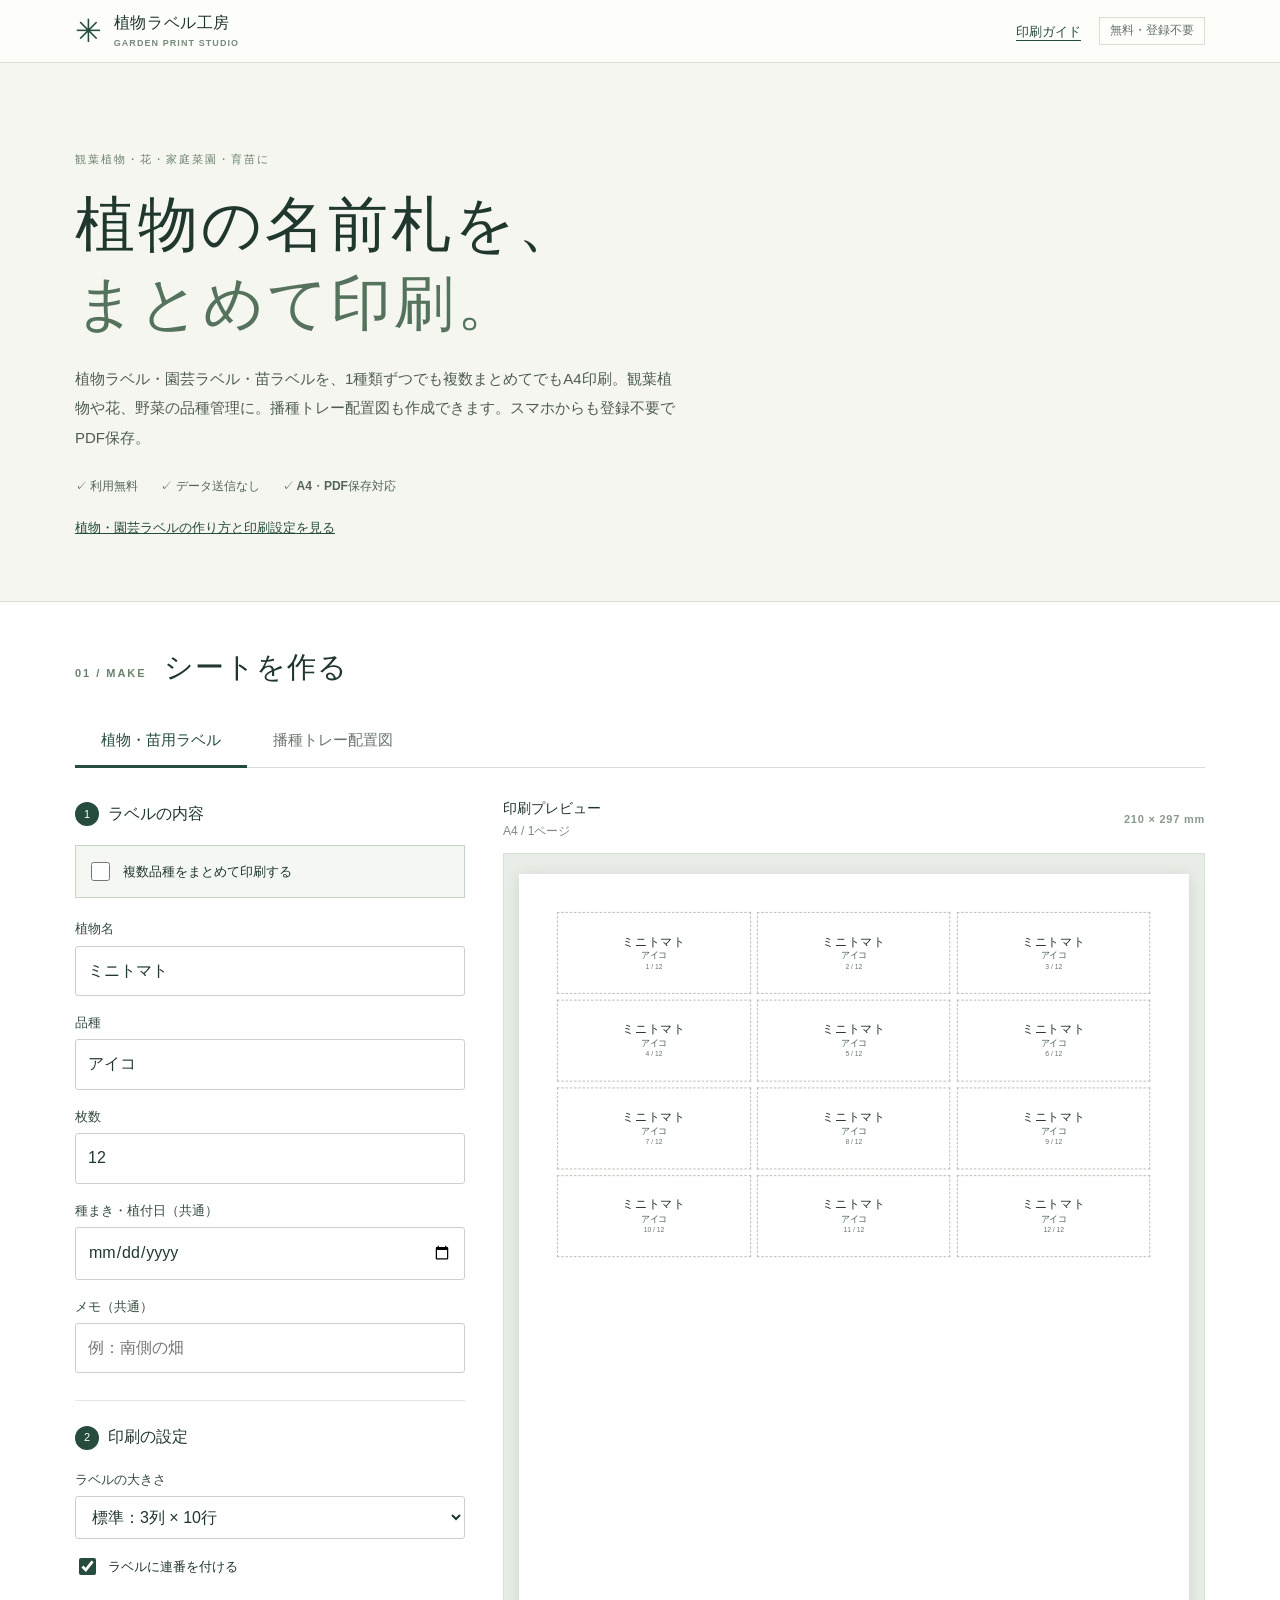
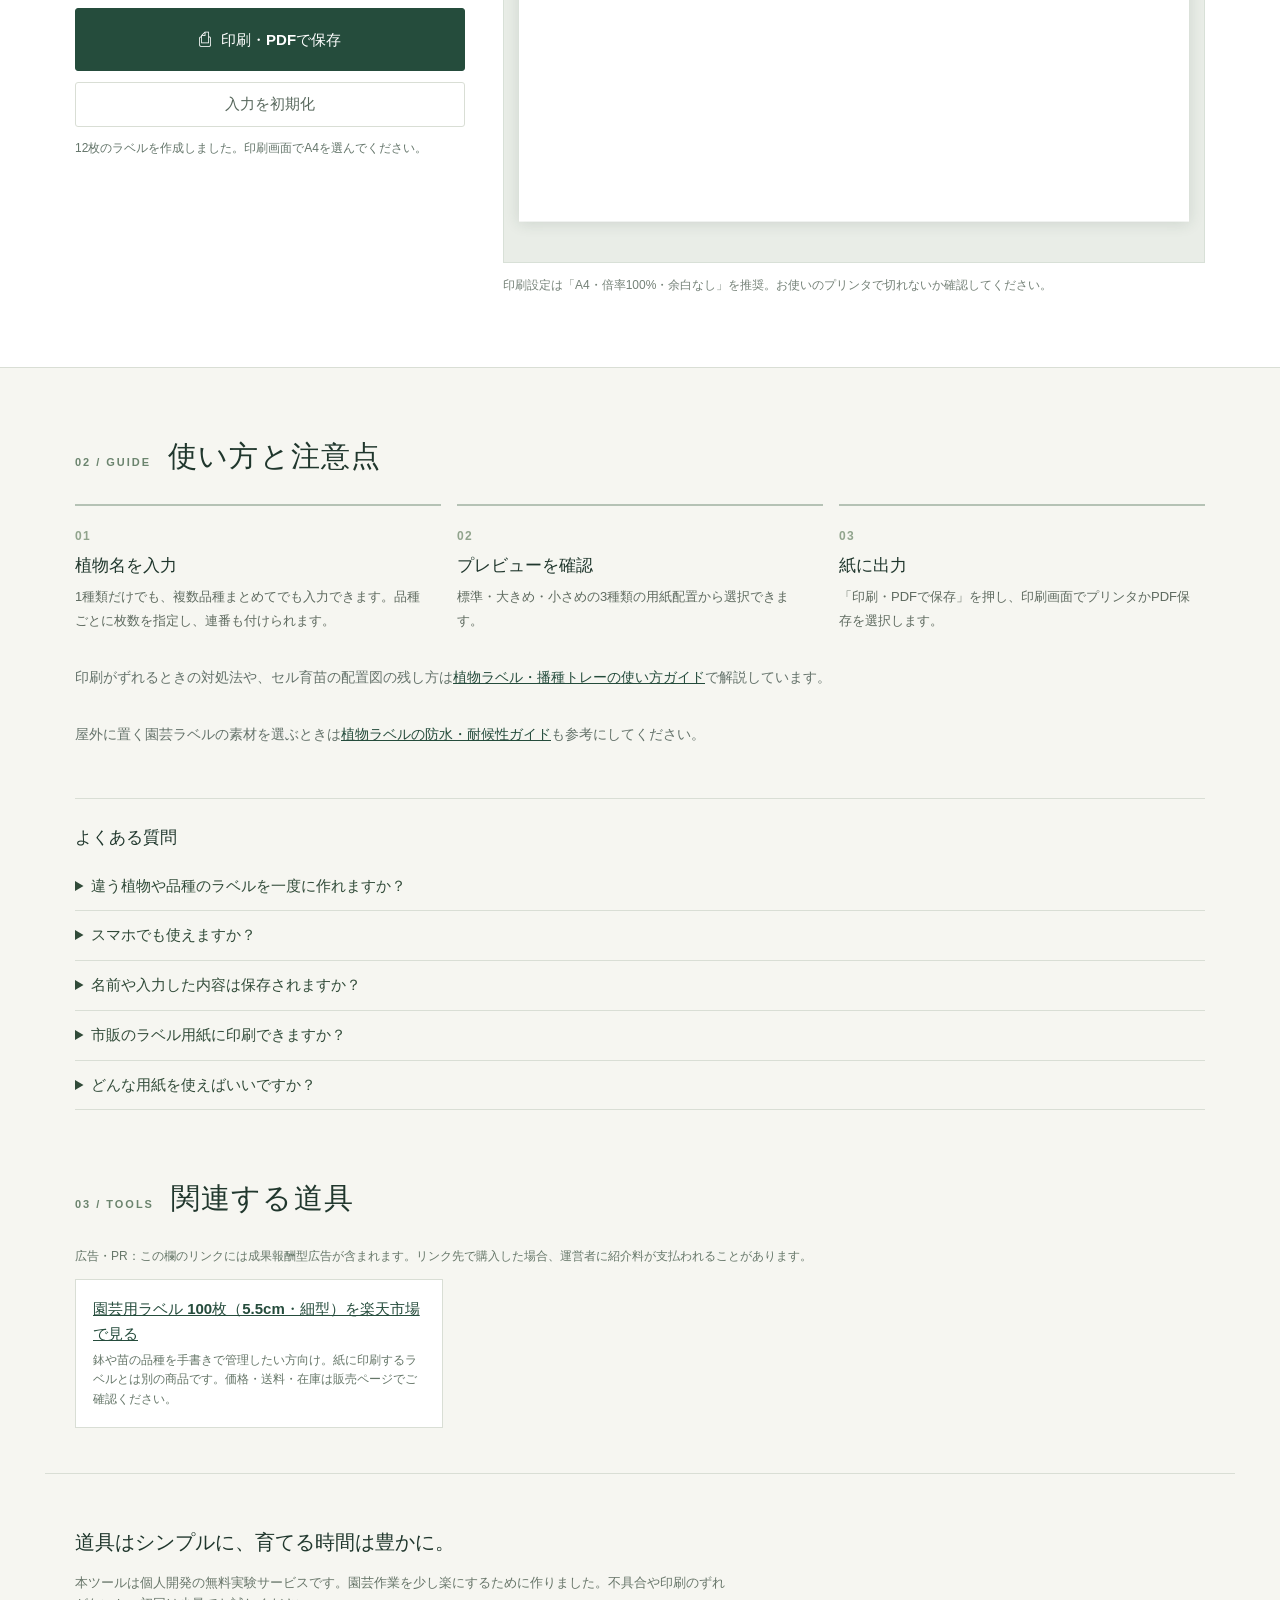
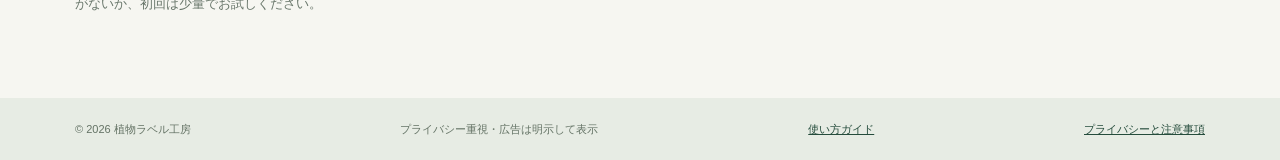
<file: index.html>
<!doctype html>
<html lang="ja">
<head>
  <meta charset="utf-8">
  <meta name="viewport" content="width=device-width, initial-scale=1">
  <meta name="robots" content="noindex,follow">
  <meta http-equiv="refresh" content="0; url=/garden-label/">
  <link rel="canonical" href="https://first-test-web.pages.dev/garden-label/">
  <title>育苗シート工房へ移動中</title>
  <script>location.replace("/garden-label/");</script>
</head>
<body>
  <p>育苗シート工房へ移動します。自動で切り替わらない場合は<a href="/garden-label/">こちらから開いてください</a>。</p>
</body>
</html>
</file>
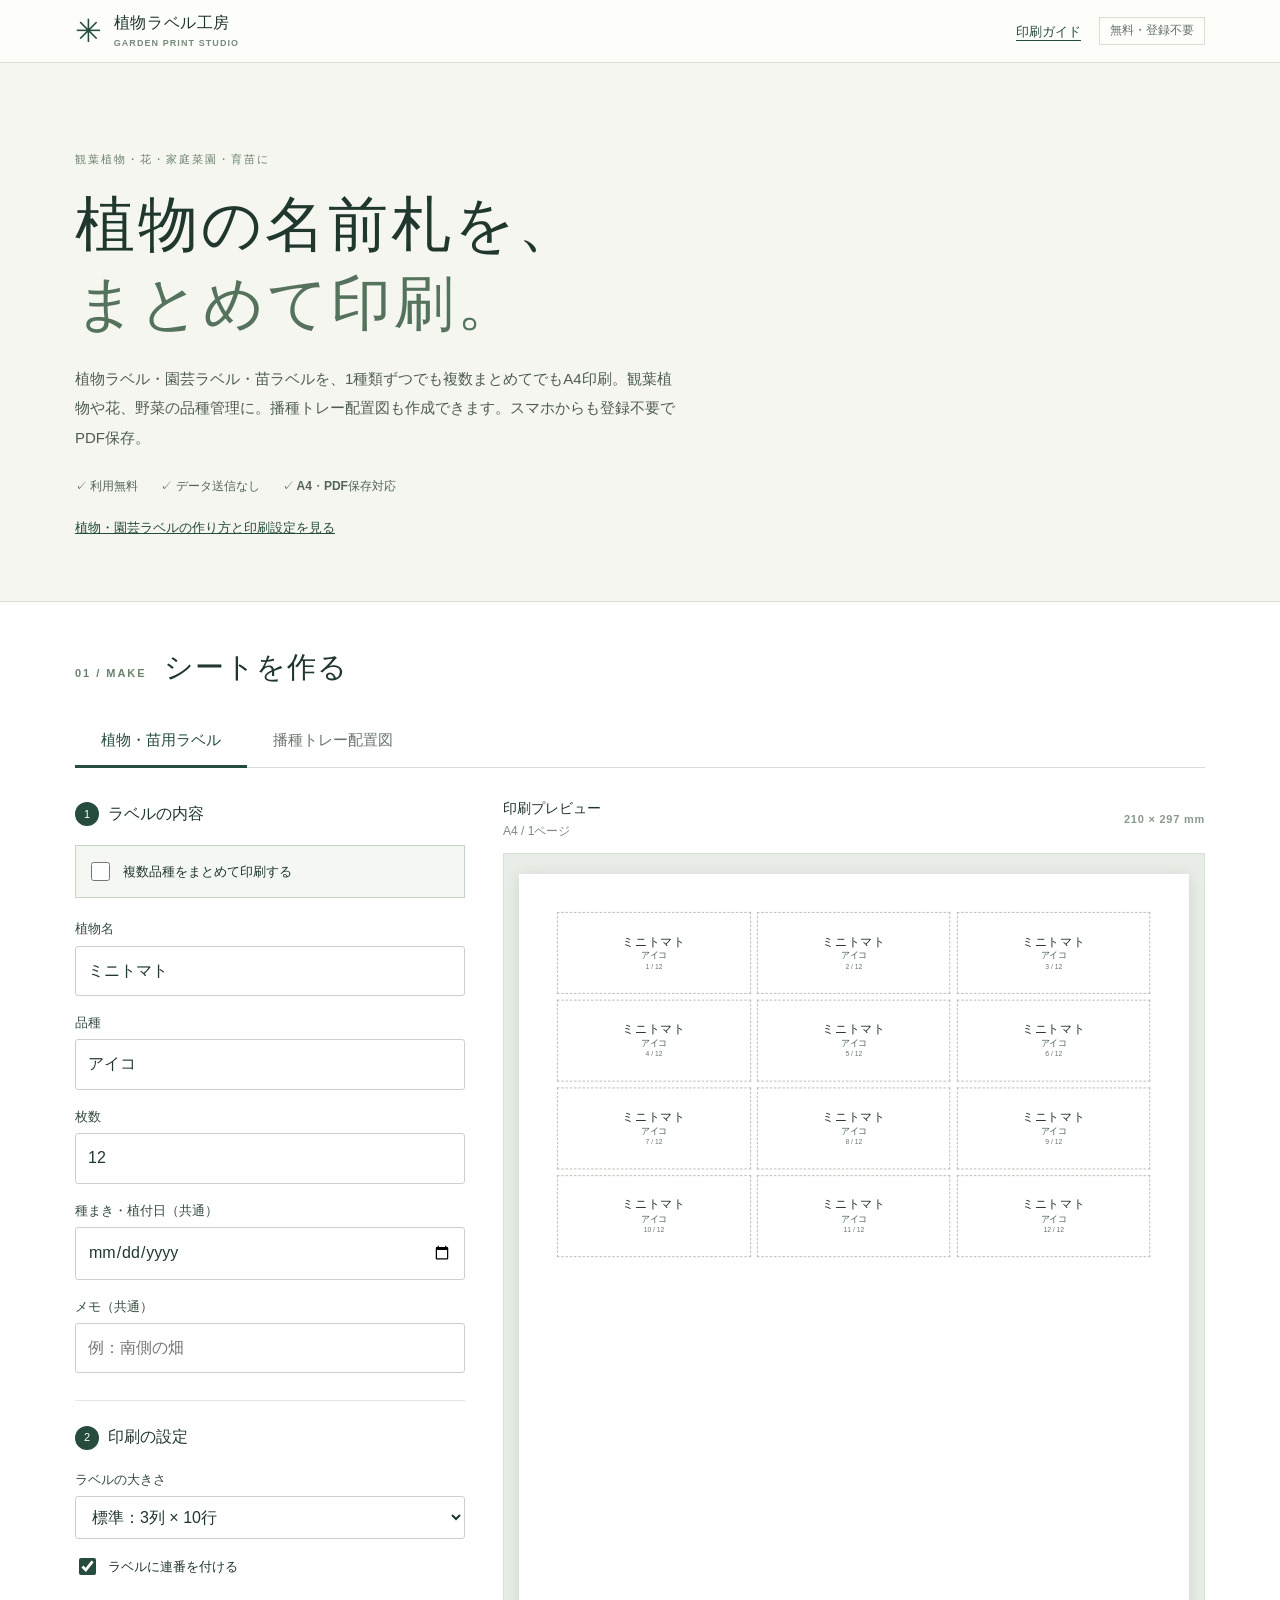
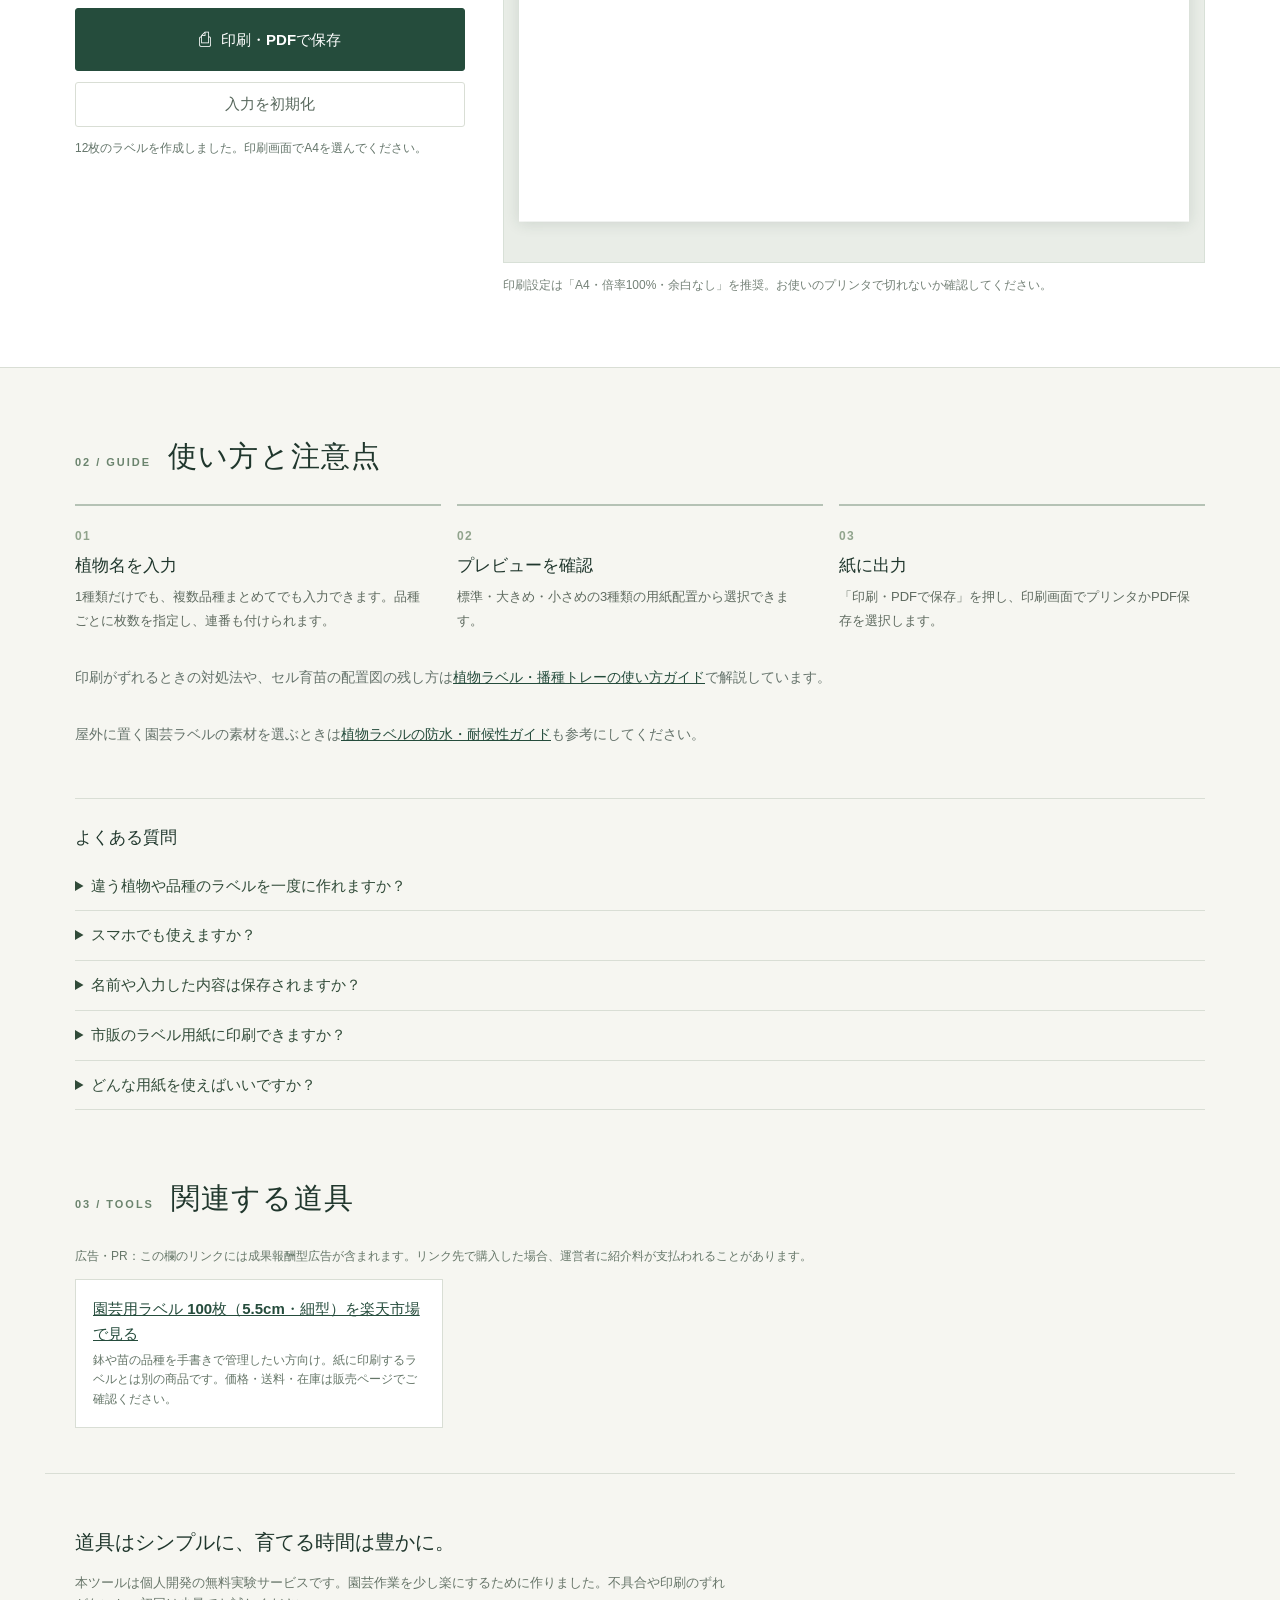
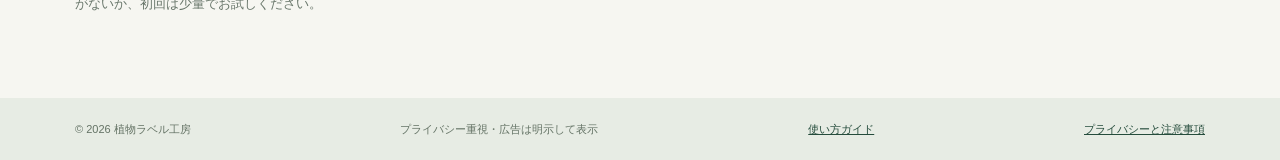
<file: garden-label/index.html>
<!doctype html>
<html lang="ja">
<head>
  <meta charset="utf-8">
  <meta name="viewport" content="width=device-width,initial-scale=1">
  <meta name="theme-color" content="#254c3c">
  <meta name="description" content="植物・園芸・苗のラベルや名前札を無料作成。植物名・品種名をまとめてA4印刷・PDF保存。播種トレーの配置図にも対応。登録不要。">
  <meta property="og:title" content="植物・園芸・苗ラベルを無料作成・A4印刷｜植物ラベル工房">
  <meta property="og:description" content="観葉植物・花・ハーブ・野菜の名前札や苗ラベルを無料作成。複数種類をA4印刷・PDF保存できます。">
  <meta property="og:type" content="website">
  <meta property="og:locale" content="ja_JP">
  <meta property="og:url" content="https://first-test-web.pages.dev/garden-label/">
  <link rel="canonical" href="https://first-test-web.pages.dev/garden-label/">
  <link rel="stylesheet" href="./style.css">
  <link rel="icon" href="./favicon.svg" type="image/svg+xml">
  <title>植物ラベル・園芸ラベル・苗ラベルを無料作成・印刷｜植物ラベル工房</title>
  <script type="application/ld+json">{"@context":"https://schema.org","@type":"WebApplication","name":"植物ラベル工房","applicationCategory":"UtilitiesApplication","operatingSystem":"Web","inLanguage":"ja","isAccessibleForFree":true,"url":"https://first-test-web.pages.dev/garden-label/","description":"植物・園芸・苗の名前札を無料でA4印刷・PDF保存できるWebアプリ。播種トレー配置図にも対応"}</script>
</head>
<body>
  <header class="site-header">
    <div class="header-inner"><a href="/garden-label/" class="brand"><span class="brand-mark" aria-hidden="true">✳</span><span>植物ラベル工房<small>GARDEN PRINT STUDIO</small></span></a><div class="header-links"><a class="header-text-link" href="./guide.html">印刷ガイド</a><span class="header-note">無料・登録不要</span></div></div>
  </header>
  <main>
    <section class="hero">
      <p class="eyebrow">観葉植物・花・家庭菜園・育苗に</p>
      <h1>植物の名前札を、<br><em>まとめて印刷。</em></h1>
      <p class="hero-copy">植物ラベル・園芸ラベル・苗ラベルを、1種類ずつでも複数まとめてでもA4印刷。観葉植物や花、野菜の品種管理に。播種トレー配置図も作成できます。スマホからも登録不要でPDF保存。</p>
      <div class="trust-line"><span>✓ 利用無料</span><span>✓ データ送信なし</span><span>✓ A4・PDF保存対応</span></div>
      <p class="hero-guide-link"><a href="./guide.html">植物・園芸ラベルの作り方と印刷設定を見る</a></p>
    </section>
    <section class="tool-section" id="tool" aria-labelledby="tool-title">
      <div class="section-heading"><span class="section-number">01 / MAKE</span><h2 id="tool-title">シートを作る</h2></div>
      <div class="tab-list" role="tablist" aria-label="作成するシート">
        <button id="labelTab" class="tab is-active" type="button" role="tab" aria-selected="true" aria-controls="labelPanel" data-tab="labels">植物・苗用ラベル</button>
        <button id="trayTab" class="tab" type="button" role="tab" aria-selected="false" aria-controls="trayPanel" data-tab="tray">播種トレー配置図</button>
      </div>
      <div class="workspace">
        <div class="controls">
          <form id="labelPanel" role="tabpanel" aria-labelledby="labelTab" autocomplete="off">
            <div class="form-section-title"><span class="step">1</span><h3>ラベルの内容</h3></div>
            <label class="mode-switch"><input id="bulkMode" type="checkbox"><span>複数品種をまとめて印刷する</span></label>
            <div id="singleFields">
              <div class="field"><label for="crop">植物名</label><input id="crop" type="text" maxlength="32" value="ミニトマト" placeholder="例：ミニトマト"></div>
              <div class="field"><label for="variety">品種</label><input id="variety" type="text" maxlength="36" value="アイコ" placeholder="例：アイコ"></div>
              <div class="field"><label for="labelCount">枚数</label><input id="labelCount" type="number" min="1" max="240" step="1" value="12"></div>
            </div>
            <div id="bulkFields" hidden>
              <div class="field"><label for="batchRows">植物名 | 品種 | 枚数 （1行につき1品種）</label><textarea id="batchRows" rows="5" spellcheck="false" placeholder="例：トマト | アイコ | 6">トマト | アイコ | 6
ナス | 千両二号 | 4
バジル | スイートバジル | 3</textarea><p class="field-help">「|」で区切ります。品種・枚数は省略でき、枚数は初期値1。合計240枚まで対応します。入力は外部送信しません。</p></div>
            </div>
            <div class="field"><label for="sowDate">種まき・植付日（共通）</label><input id="sowDate" type="date"></div>
            <div class="field"><label for="note">メモ（共通）</label><input id="note" type="text" maxlength="54" placeholder="例：南側の畑"></div>
            <div class="form-section-title second"><span class="step">2</span><h3>印刷の設定</h3></div>
            <div class="field"><label for="preset">ラベルの大きさ</label><select id="preset"><option value="standard">標準：3列 × 10行</option><option value="wide">大きめ：2列 × 6行</option><option value="small">小さめ：4列 × 12行</option></select></div>
            <label class="check-line"><input type="checkbox" id="numbered" checked><span>ラベルに連番を付ける</span></label>
          </form>
          <form id="trayPanel" role="tabpanel" aria-labelledby="trayTab" hidden autocomplete="off">
            <div class="form-section-title"><span class="step">1</span><h3>トレーの形</h3></div>
            <div class="field"><label for="trayTitle">配置図のタイトル</label><input id="trayTitle" type="text" maxlength="50" value="秋まきの育苗記録"></div>
            <div class="field-row"><div class="field"><label for="trayRows">行数</label><input id="trayRows" type="number" min="1" max="12" value="4"></div><div class="field"><label for="trayCols">列数</label><input id="trayCols" type="number" min="1" max="12" value="6"></div></div>
            <div class="field"><label for="trayDate">種まき日</label><input id="trayDate" type="date"></div>
            <div class="form-section-title second"><span class="step">2</span><h3>植える植物</h3></div>
            <div class="field"><label for="trayPlants">植物名（1行に1種類）</label><textarea id="trayPlants" rows="5" maxlength="10000" placeholder="例：トマト&#10;ナス&#10;ピーマン">トマト&#10;ナス&#10;ピーマン</textarea><p class="field-help">上から順番に繰り返し配置します。印刷したあと手書きで変更もできます。</p></div>
          </form>
          <div class="actions"><button id="printBtn" type="button" class="primary-btn"><span aria-hidden="true">⎙</span> 印刷・PDFで保存</button><button id="resetBtn" type="button" class="secondary-btn">入力を初期化</button></div>
          <p id="status" class="status" role="status" aria-live="polite">入力に合わせて右側のプレビューが更新されます。</p>
        </div>
        <div class="preview-side">
          <div class="preview-head"><div><strong>印刷プレビュー</strong><p id="pageCount">A4 / 1ページ</p></div><span class="size-mark">210 × 297 mm</span></div>
          <div class="preview-window" id="previewWindow"><div id="printArea"></div></div>
          <p class="preview-foot">印刷設定は「A4・倍率100%・余白なし」を推奨。お使いのプリンタで切れないか確認してください。</p>
        </div>
      </div>
    </section>
    <section class="guide-section" aria-labelledby="guide-title">
      <div class="section-heading"><span class="section-number">02 / GUIDE</span><h2 id="guide-title">使い方と注意点</h2></div>
      <div class="guide-grid"><article><span class="guide-icon">01</span><h3>植物名を入力</h3><p>1種類だけでも、複数品種まとめてでも入力できます。品種ごとに枚数を指定し、連番も付けられます。</p></article><article><span class="guide-icon">02</span><h3>プレビューを確認</h3><p>標準・大きめ・小さめの3種類の用紙配置から選択できます。</p></article><article><span class="guide-icon">03</span><h3>紙に出力</h3><p>「印刷・PDFで保存」を押し、印刷画面でプリンタかPDF保存を選択します。</p></article></div>
      <p class="more-guide">印刷がずれるときの対処法や、セル育苗の配置図の残し方は<a href="./guide.html">植物ラベル・播種トレーの使い方ガイド</a>で解説しています。</p>
      <p class="more-guide">屋外に置く園芸ラベルの素材を選ぶときは<a href="./waterproof.html">植物ラベルの防水・耐候性ガイド</a>も参考にしてください。</p><div class="notes"><h3>よくある質問</h3><details><summary>違う植物や品種のラベルを一度に作れますか？</summary><p>はい。「複数品種をまとめて印刷する」を選び、1行ごとに「トマト | アイコ | 6」のように入力してください。合計240枚まで、サイズごとに自動で改ページします。</p></details><details><summary>スマホでも使えますか？</summary><p>はい。iPhone・Androidのブラウザで入力できます。印刷ボタンから印刷やPDF保存の操作を行ってください。OS・ブラウザによって保存手順は異なります。</p></details><details><summary>名前や入力した内容は保存されますか？</summary><p>このツールの入力値はブラウザ内でのみ扱います。サイト側のサーバーへ送信しません。ページを閉じると入力内容は失われます。ホスティング側で通常のアクセスログが記録される場合はあります。</p></details><details><summary>市販のラベル用紙に印刷できますか？</summary><p>このツールはA4普通紙を想定しています。市販ラベル用紙の特定製品との位置合わせは保証していません。初めて印刷するときは普通紙で試してください。</p></details><details><summary>どんな用紙を使えばいいですか？</summary><p>普通紙に印刷して切り取れます。屋外で長く使う場合は耐水性のある資材などを検討してください。インクや紙の耐候性は印刷条件によって異なります。</p></details></div>
    </section>
    <section id="affiliateSection" class="affiliate-section" hidden aria-label="関連するおすすめ用品"><div class="section-heading"><span class="section-number">03 / TOOLS</span><h2>関連する道具</h2></div><p class="ad-notice">広告・PR：この欄のリンクには成果報酬型広告が含まれます。リンク先で購入した場合、運営者に紹介料が支払われることがあります。</p><div id="affiliateItems" class="affiliate-items"></div></section>
    <section class="bottom-note"><h2>道具はシンプルに、育てる時間は豊かに。</h2><p>本ツールは個人開発の無料実験サービスです。園芸作業を少し楽にするために作りました。不具合や印刷のずれがないか、初回は少量でお試しください。</p><a id="supportLink" href="#" target="_blank" rel="noopener noreferrer" hidden>このツールを支援する</a></section>
  </main>
  <footer><span>© 2026 植物ラベル工房</span><span>プライバシー重視・広告は明示して表示</span><a href="./guide.html">使い方ガイド</a><a href="./privacy.html">プライバシーと注意事項</a></footer>
  <script type="module" src="./app.js"></script>
</body>
</html>
</file>
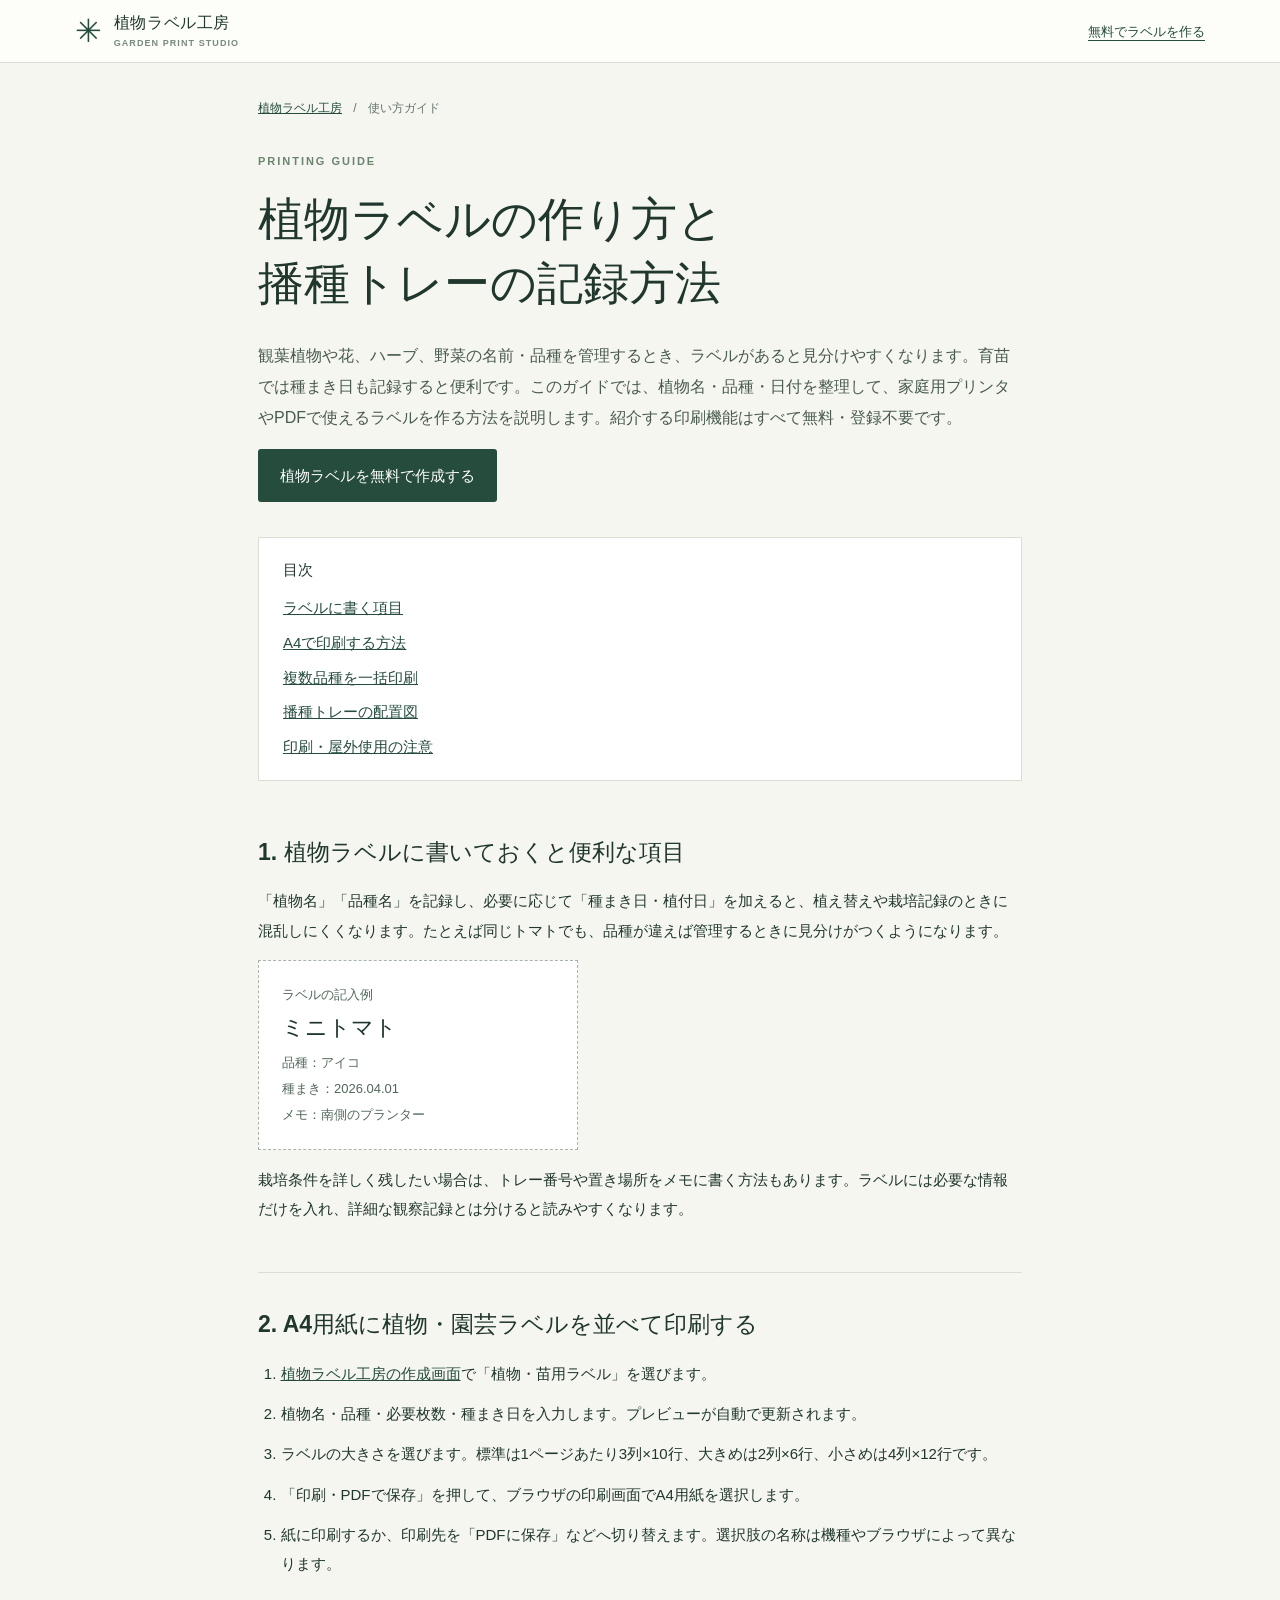
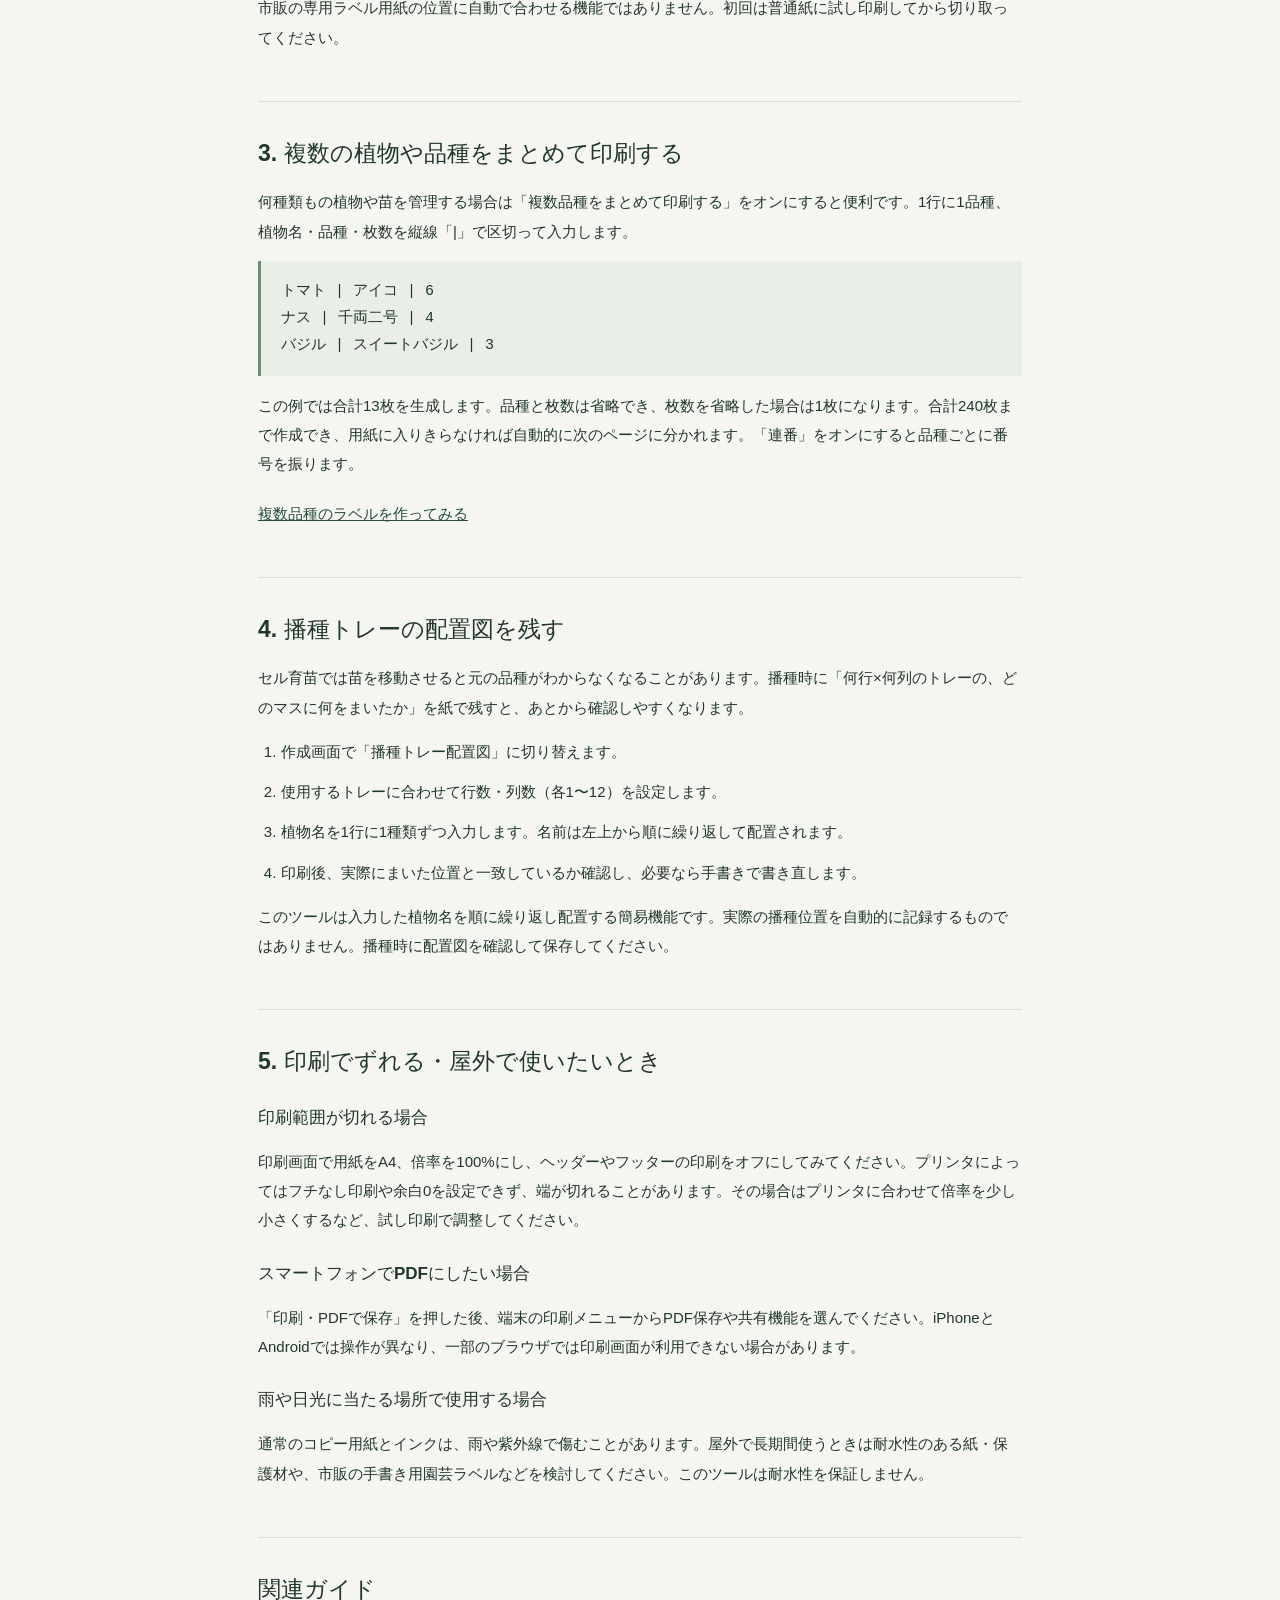
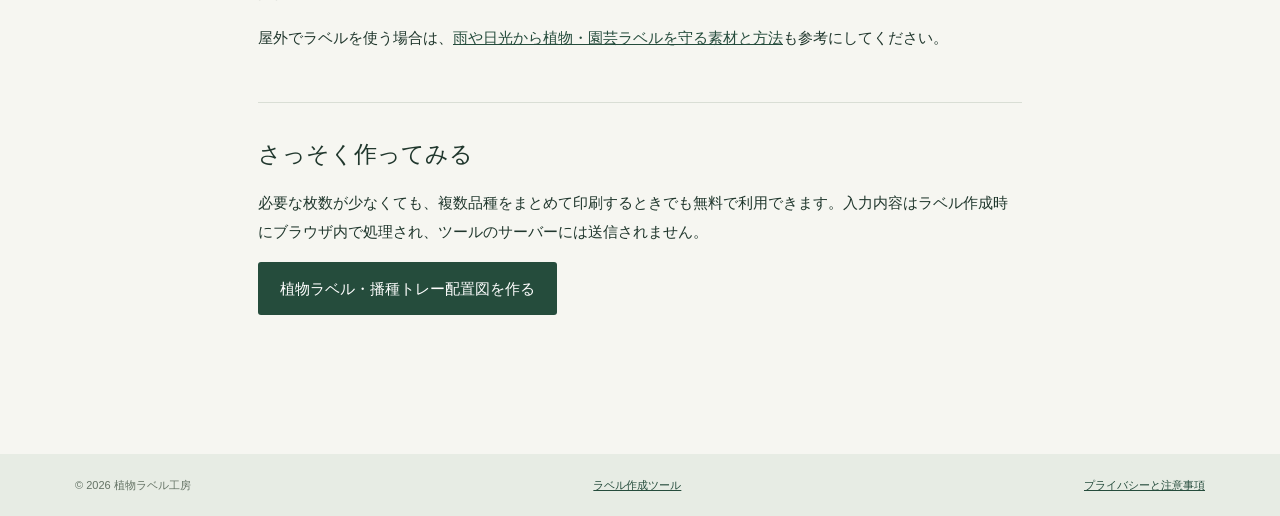
<file: garden-label/guide.html>
<!doctype html>
<html lang="ja">
<head>
  <meta charset="utf-8">
  <meta name="viewport" content="width=device-width,initial-scale=1">
  <meta name="theme-color" content="#254c3c">
  <meta name="description" content="植物・園芸・苗ラベルを無料で作成・A4印刷する手順。品種ごとの一括印刷、播種トレー配置図、PDF保存、屋外での使い方と印刷トラブルの対策を紹介。">
  <link rel="canonical" href="https://first-test-web.pages.dev/garden-label/guide.html">
  <meta property="og:type" content="article">
  <meta property="og:locale" content="ja_JP">
  <meta property="og:title" content="植物・園芸ラベルの作り方とA4印刷ガイド｜植物ラベル工房">
  <meta property="og:description" content="植物の名前・品種・日付を整理する方法、複数品種の一括印刷、播種トレーの配置図をわかりやすく解説。">
  <meta property="og:url" content="https://first-test-web.pages.dev/garden-label/guide.html">
  <link rel="icon" href="./favicon.svg" type="image/svg+xml">
  <link rel="stylesheet" href="./style.css">
  <title>植物・園芸・苗ラベルの作り方と無料A4印刷ガイド｜植物ラベル工房</title>
</head>
<body>
  <header class="site-header"><div class="header-inner">
    <a href="./" class="brand"><span class="brand-mark" aria-hidden="true">✳</span><span>植物ラベル工房<small>GARDEN PRINT STUDIO</small></span></a>
    <a class="header-text-link" href="./#tool">無料でラベルを作る</a>
  </div></header>
  <main class="guide-page">
    <nav class="guide-breadcrumb" aria-label="現在のページ"><a href="./">植物ラベル工房</a><span aria-hidden="true"> / </span>使い方ガイド</nav>
    <p class="eyebrow">PRINTING GUIDE</p>
    <h1>植物ラベルの作り方と<br>播種トレーの記録方法</h1>
    <p class="guide-intro">観葉植物や花、ハーブ、野菜の名前・品種を管理するとき、ラベルがあると見分けやすくなります。育苗では種まき日も記録すると便利です。このガイドでは、植物名・品種・日付を整理して、家庭用プリンタやPDFで使えるラベルを作る方法を説明します。紹介する印刷機能はすべて無料・登録不要です。</p>
    <p class="guide-cta"><a href="./#tool">植物ラベルを無料で作成する</a></p>
    <nav class="guide-toc" aria-label="ページ内の目次"><strong>目次</strong>
      <a href="#items">ラベルに書く項目</a><a href="#print">A4で印刷する方法</a><a href="#batch">複数品種を一括印刷</a><a href="#tray">播種トレーの配置図</a><a href="#trouble">印刷・屋外使用の注意</a>
    </nav>
    <section id="items">
      <h2>1. 植物ラベルに書いておくと便利な項目</h2>
      <p>「植物名」「品種名」を記録し、必要に応じて「種まき日・植付日」を加えると、植え替えや栽培記録のときに混乱しにくくなります。たとえば同じトマトでも、品種が違えば管理するときに見分けがつくようになります。</p>
      <div class="guide-example"><span>ラベルの記入例</span><strong>ミニトマト</strong><span>品種：アイコ</span><span>種まき：2026.04.01</span><span>メモ：南側のプランター</span></div>
      <p>栽培条件を詳しく残したい場合は、トレー番号や置き場所をメモに書く方法もあります。ラベルには必要な情報だけを入れ、詳細な観察記録とは分けると読みやすくなります。</p>
    </section>
    <section id="print">
      <h2>2. A4用紙に植物・園芸ラベルを並べて印刷する</h2>
      <ol>
        <li><a href="./#tool">植物ラベル工房の作成画面</a>で「植物・苗用ラベル」を選びます。</li>
        <li>植物名・品種・必要枚数・種まき日を入力します。プレビューが自動で更新されます。</li>
        <li>ラベルの大きさを選びます。標準は1ページあたり3列×10行、大きめは2列×6行、小さめは4列×12行です。</li>
        <li>「印刷・PDFで保存」を押して、ブラウザの印刷画面でA4用紙を選択します。</li>
        <li>紙に印刷するか、印刷先を「PDFに保存」などへ切り替えます。選択肢の名称は機種やブラウザによって異なります。</li>
      </ol>
      <p>市販の専用ラベル用紙の位置に自動で合わせる機能ではありません。初回は普通紙に試し印刷してから切り取ってください。</p>
    </section>
    <section id="batch">
      <h2>3. 複数の植物や品種をまとめて印刷する</h2>
      <p>何種類もの植物や苗を管理する場合は「複数品種をまとめて印刷する」をオンにすると便利です。1行に1品種、植物名・品種・枚数を縦線「|」で区切って入力します。</p>
      <pre class="guide-code">トマト | アイコ | 6
ナス | 千両二号 | 4
バジル | スイートバジル | 3</pre>
      <p>この例では合計13枚を生成します。品種と枚数は省略でき、枚数を省略した場合は1枚になります。合計240枚まで作成でき、用紙に入りきらなければ自動的に次のページに分かれます。「連番」をオンにすると品種ごとに番号を振ります。</p>
      <p class="guide-inline-link"><a href="./#tool">複数品種のラベルを作ってみる</a></p>
    </section>
    <section id="tray">
      <h2>4. 播種トレーの配置図を残す</h2>
      <p>セル育苗では苗を移動させると元の品種がわからなくなることがあります。播種時に「何行×何列のトレーの、どのマスに何をまいたか」を紙で残すと、あとから確認しやすくなります。</p>
      <ol>
        <li>作成画面で「播種トレー配置図」に切り替えます。</li>
        <li>使用するトレーに合わせて行数・列数（各1〜12）を設定します。</li>
        <li>植物名を1行に1種類ずつ入力します。名前は左上から順に繰り返して配置されます。</li>
        <li>印刷後、実際にまいた位置と一致しているか確認し、必要なら手書きで書き直します。</li>
      </ol>
      <p>このツールは入力した植物名を順に繰り返し配置する簡易機能です。実際の播種位置を自動的に記録するものではありません。播種時に配置図を確認して保存してください。</p>
    </section>
    <section id="trouble">
      <h2>5. 印刷でずれる・屋外で使いたいとき</h2>
      <h3>印刷範囲が切れる場合</h3>
      <p>印刷画面で用紙をA4、倍率を100%にし、ヘッダーやフッターの印刷をオフにしてみてください。プリンタによってはフチなし印刷や余白0を設定できず、端が切れることがあります。その場合はプリンタに合わせて倍率を少し小さくするなど、試し印刷で調整してください。</p>
      <h3>スマートフォンでPDFにしたい場合</h3>
      <p>「印刷・PDFで保存」を押した後、端末の印刷メニューからPDF保存や共有機能を選んでください。iPhoneとAndroidでは操作が異なり、一部のブラウザでは印刷画面が利用できない場合があります。</p>
      <h3>雨や日光に当たる場所で使用する場合</h3>
      <p>通常のコピー用紙とインクは、雨や紫外線で傷むことがあります。屋外で長期間使うときは耐水性のある紙・保護材や、市販の手書き用園芸ラベルなどを検討してください。このツールは耐水性を保証しません。</p>
    </section>
    <section><h2>関連ガイド</h2><p>屋外でラベルを使う場合は、<a href="./waterproof.html">雨や日光から植物・園芸ラベルを守る素材と方法</a>も参考にしてください。</p></section>
    <section class="guide-last">
      <h2>さっそく作ってみる</h2>
      <p>必要な枚数が少なくても、複数品種をまとめて印刷するときでも無料で利用できます。入力内容はラベル作成時にブラウザ内で処理され、ツールのサーバーには送信されません。</p>
      <p class="guide-cta"><a href="./#tool">植物ラベル・播種トレー配置図を作る</a></p>
    </section>
  </main>
  <footer><span>© 2026 植物ラベル工房</span><a href="./">ラベル作成ツール</a><a href="./privacy.html">プライバシーと注意事項</a></footer>
</body>
</html>
</file>
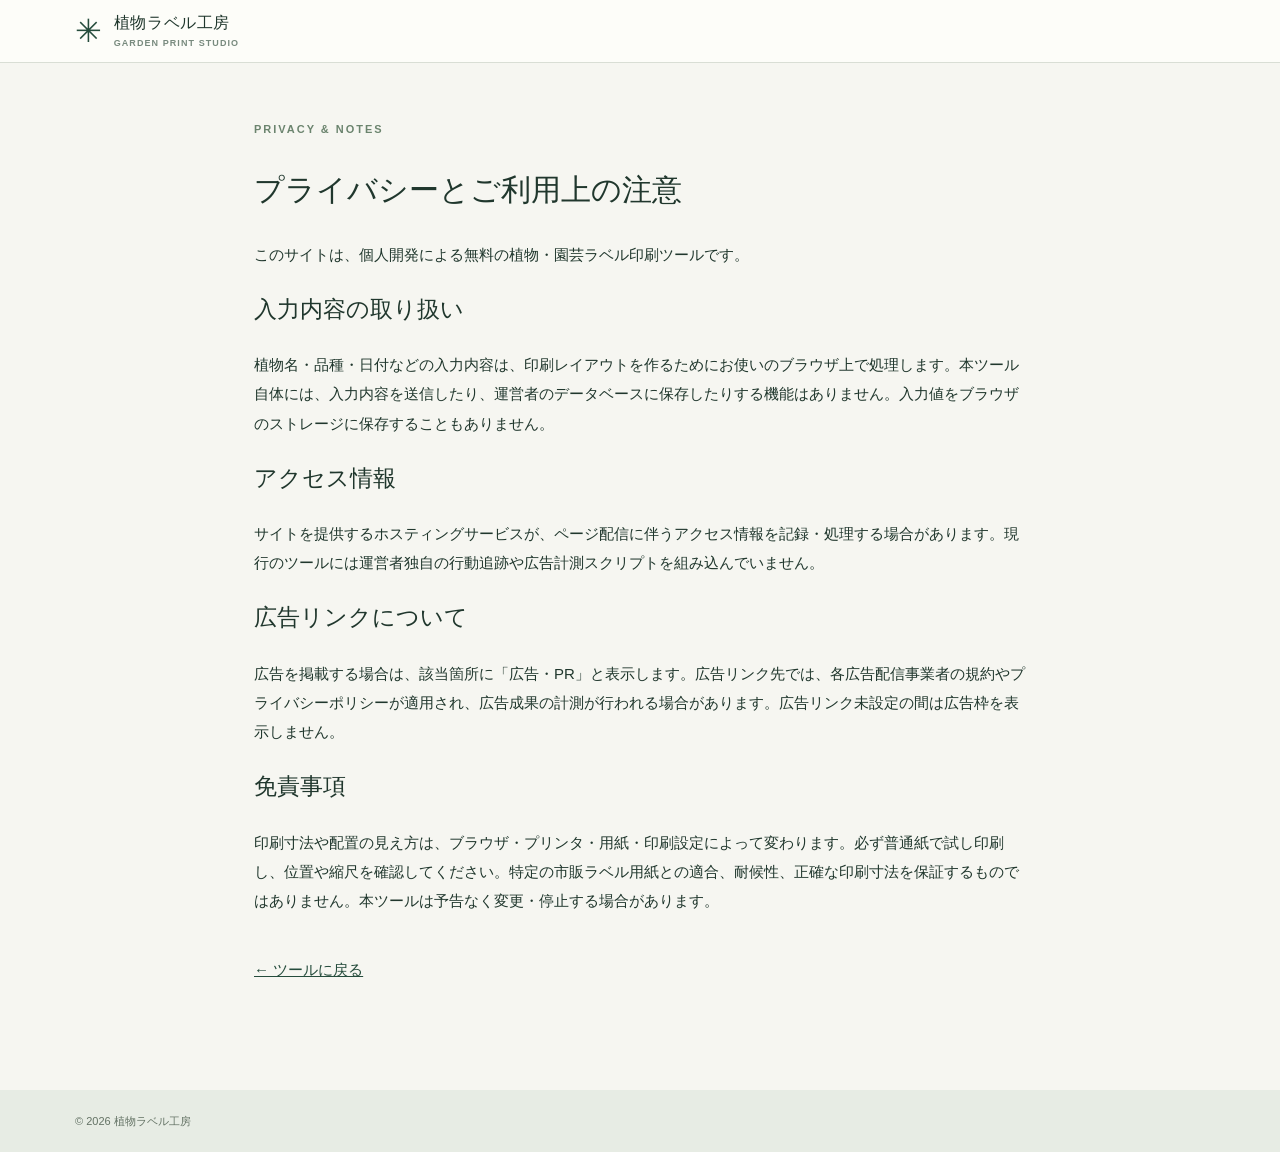
<file: garden-label/privacy.html>
<!doctype html><html lang="ja"><head><meta charset="utf-8"><meta name="viewport" content="width=device-width,initial-scale=1"><meta name="robots" content="index,follow"><meta name="description" content="植物ラベル工房のデータ取り扱い・免責事項について。"><title>プライバシーとご利用上の注意｜植物ラベル工房</title><link rel="stylesheet" href="./style.css"></head><body><header class="site-header"><div class="header-inner"><a href="./" class="brand"><span class="brand-mark">✳</span><span>植物ラベル工房<small>GARDEN PRINT STUDIO</small></span></a></div></header><main style="max-width:820px;margin:auto;padding:45px 24px 90px;line-height:1.95"><p class="eyebrow">PRIVACY &amp; NOTES</p><h1>プライバシーとご利用上の注意</h1><p>このサイトは、個人開発による無料の植物・園芸ラベル印刷ツールです。</p><h2>入力内容の取り扱い</h2><p>植物名・品種・日付などの入力内容は、印刷レイアウトを作るためにお使いのブラウザ上で処理します。本ツール自体には、入力内容を送信したり、運営者のデータベースに保存したりする機能はありません。入力値をブラウザのストレージに保存することもありません。</p><h2>アクセス情報</h2><p>サイトを提供するホスティングサービスが、ページ配信に伴うアクセス情報を記録・処理する場合があります。現行のツールには運営者独自の行動追跡や広告計測スクリプトを組み込んでいません。</p><h2>広告リンクについて</h2><p>広告を掲載する場合は、該当箇所に「広告・PR」と表示します。広告リンク先では、各広告配信事業者の規約やプライバシーポリシーが適用され、広告成果の計測が行われる場合があります。広告リンク未設定の間は広告枠を表示しません。</p><h2>免責事項</h2><p>印刷寸法や配置の見え方は、ブラウザ・プリンタ・用紙・印刷設定によって変わります。必ず普通紙で試し印刷し、位置や縮尺を確認してください。特定の市販ラベル用紙との適合、耐候性、正確な印刷寸法を保証するものではありません。本ツールは予告なく変更・停止する場合があります。</p><p style="margin-top:40px"><a href="./">← ツールに戻る</a></p></main><footer><span>© 2026 植物ラベル工房</span></footer></body></html>
</file>
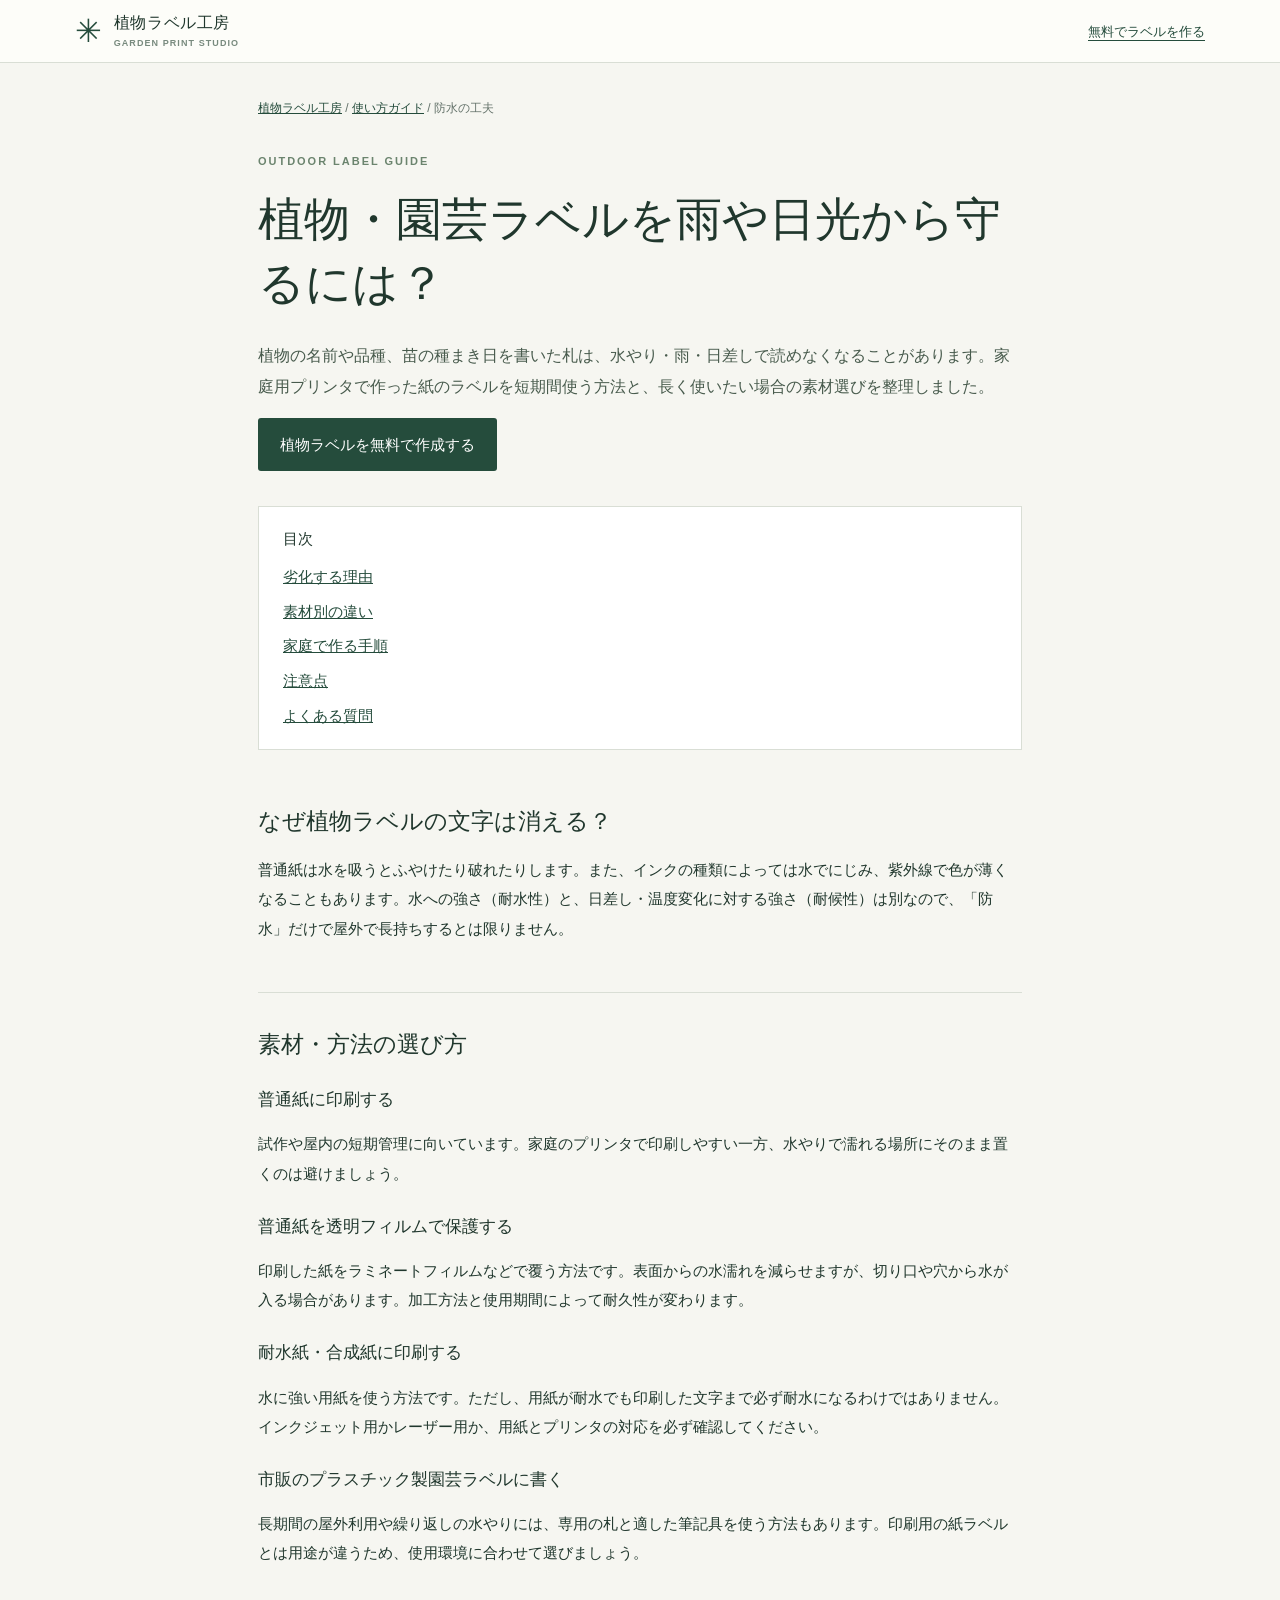
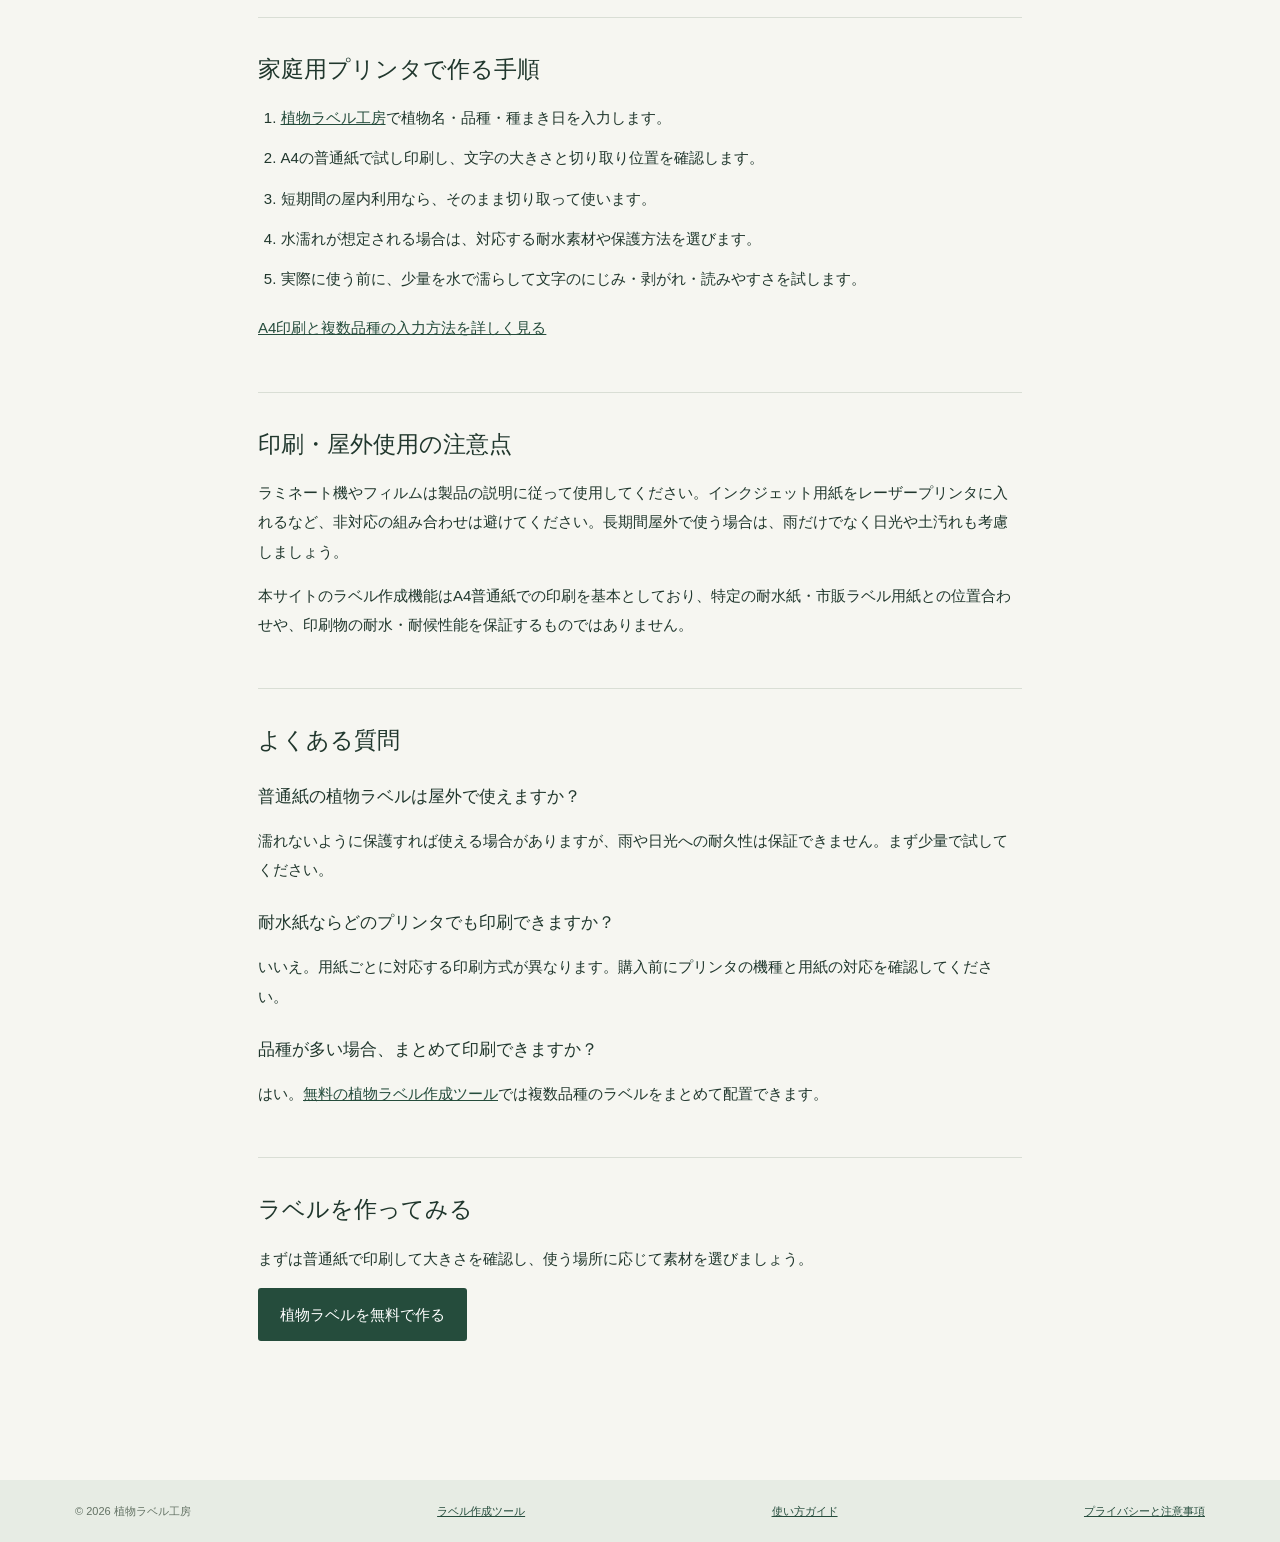
<file: garden-label/waterproof.html>
<!doctype html>
<html lang="ja"><head><meta charset="utf-8"><meta name="viewport" content="width=device-width,initial-scale=1">
<meta name="theme-color" content="#254c3c">
<meta name="description" content="植物ラベル・園芸ラベル・苗ラベルを雨や日光から守る方法。普通紙、耐水紙、ラミネート、プラスチック札の違いと、家庭での印刷・試し使いの注意点を解説。">
<link rel="canonical" href="https://first-test-web.pages.dev/garden-label/waterproof.html">
<meta property="og:type" content="article"><meta property="og:locale" content="ja_JP">
<meta property="og:title" content="植物・園芸ラベルを防水する方法｜雨・日光に強い園芸ラベルの作り方">
<meta property="og:description" content="普通紙・耐水紙・ラミネート・市販の園芸札を比較。家庭で作るときの注意点を紹介。">
<link rel="icon" href="./favicon.svg" type="image/svg+xml"><link rel="stylesheet" href="./style.css">
<title>苗ラベルを防水する方法｜雨・日光に強い園芸ラベルの作り方｜植物ラベル工房</title></head>
<body><header class="site-header"><div class="header-inner"><a href="./" class="brand"><span class="brand-mark" aria-hidden="true">✳</span><span>植物ラベル工房<small>GARDEN PRINT STUDIO</small></span></a><a class="header-text-link" href="./#tool">無料でラベルを作る</a></div></header>
<main class="guide-page"><nav class="guide-breadcrumb" aria-label="現在のページ"><a href="./">植物ラベル工房</a> / <a href="./guide.html">使い方ガイド</a> / 防水の工夫</nav>
<p class="eyebrow">OUTDOOR LABEL GUIDE</p><h1>植物・園芸ラベルを雨や日光から守るには？</h1>
<p class="guide-intro">植物の名前や品種、苗の種まき日を書いた札は、水やり・雨・日差しで読めなくなることがあります。家庭用プリンタで作った紙のラベルを短期間使う方法と、長く使いたい場合の素材選びを整理しました。</p>
<p class="guide-cta"><a href="./#tool">植物ラベルを無料で作成する</a></p>
<nav class="guide-toc" aria-label="目次"><strong>目次</strong><a href="#why">劣化する理由</a><a href="#compare">素材別の違い</a><a href="#steps">家庭で作る手順</a><a href="#caution">注意点</a><a href="#faq">よくある質問</a></nav>
<section id="why"><h2>なぜ植物ラベルの文字は消える？</h2>
<p>普通紙は水を吸うとふやけたり破れたりします。また、インクの種類によっては水でにじみ、紫外線で色が薄くなることもあります。水への強さ（耐水性）と、日差し・温度変化に対する強さ（耐候性）は別なので、「防水」だけで屋外で長持ちするとは限りません。</p></section>
<section id="compare"><h2>素材・方法の選び方</h2>
<h3>普通紙に印刷する</h3><p>試作や屋内の短期管理に向いています。家庭のプリンタで印刷しやすい一方、水やりで濡れる場所にそのまま置くのは避けましょう。</p>
<h3>普通紙を透明フィルムで保護する</h3><p>印刷した紙をラミネートフィルムなどで覆う方法です。表面からの水濡れを減らせますが、切り口や穴から水が入る場合があります。加工方法と使用期間によって耐久性が変わります。</p>
<h3>耐水紙・合成紙に印刷する</h3><p>水に強い用紙を使う方法です。ただし、用紙が耐水でも印刷した文字まで必ず耐水になるわけではありません。インクジェット用かレーザー用か、用紙とプリンタの対応を必ず確認してください。</p>
<h3>市販のプラスチック製園芸ラベルに書く</h3><p>長期間の屋外利用や繰り返しの水やりには、専用の札と適した筆記具を使う方法もあります。印刷用の紙ラベルとは用途が違うため、使用環境に合わせて選びましょう。</p></section>
<section id="steps"><h2>家庭用プリンタで作る手順</h2><ol>
<li><a href="./#tool">植物ラベル工房</a>で植物名・品種・種まき日を入力します。</li>
<li>A4の普通紙で試し印刷し、文字の大きさと切り取り位置を確認します。</li>
<li>短期間の屋内利用なら、そのまま切り取って使います。</li>
<li>水濡れが想定される場合は、対応する耐水素材や保護方法を選びます。</li>
<li>実際に使う前に、少量を水で濡らして文字のにじみ・剥がれ・読みやすさを試します。</li></ol>
<p class="guide-inline-link"><a href="./guide.html">A4印刷と複数品種の入力方法を詳しく見る</a></p></section>
<section id="caution"><h2>印刷・屋外使用の注意点</h2>
<p>ラミネート機やフィルムは製品の説明に従って使用してください。インクジェット用紙をレーザープリンタに入れるなど、非対応の組み合わせは避けてください。長期間屋外で使う場合は、雨だけでなく日光や土汚れも考慮しましょう。</p>
<p>本サイトのラベル作成機能はA4普通紙での印刷を基本としており、特定の耐水紙・市販ラベル用紙との位置合わせや、印刷物の耐水・耐候性能を保証するものではありません。</p></section>
<section id="faq"><h2>よくある質問</h2>
<h3>普通紙の植物ラベルは屋外で使えますか？</h3><p>濡れないように保護すれば使える場合がありますが、雨や日光への耐久性は保証できません。まず少量で試してください。</p>
<h3>耐水紙ならどのプリンタでも印刷できますか？</h3><p>いいえ。用紙ごとに対応する印刷方式が異なります。購入前にプリンタの機種と用紙の対応を確認してください。</p>
<h3>品種が多い場合、まとめて印刷できますか？</h3><p>はい。<a href="./#tool">無料の植物ラベル作成ツール</a>では複数品種のラベルをまとめて配置できます。</p></section>
<section class="guide-last"><h2>ラベルを作ってみる</h2><p>まずは普通紙で印刷して大きさを確認し、使う場所に応じて素材を選びましょう。</p><p class="guide-cta"><a href="./#tool">植物ラベルを無料で作る</a></p></section>
</main><footer><span>© 2026 植物ラベル工房</span><a href="./">ラベル作成ツール</a><a href="./guide.html">使い方ガイド</a><a href="./privacy.html">プライバシーと注意事項</a></footer></body></html>
</file>
<file: garden-label/style.css>
:root { color-scheme: light; --ink: #20372d; --green: #254c3c; --muted: #65736b; --line: #d9ded5; --paper: #fff; --warm: #f6f6f1; --accent: #b9c59d; font-synthesis: none; }
* { box-sizing: border-box; }
html { scroll-behavior: smooth; }
body { margin:0; background:var(--warm); color:var(--ink); font-family:-apple-system,BlinkMacSystemFont,"Hiragino Kaku Gothic ProN","Noto Sans JP",Meiryo,sans-serif; font-size:15px; line-height:1.65; }
button,input,select,textarea { font:inherit; }
button { cursor:pointer; }
button:focus-visible,input:focus-visible,select:focus-visible,textarea:focus-visible,a:focus-visible,summary:focus-visible { outline:3px solid #83a977; outline-offset:3px; }
a { color:var(--green); }
.site-header { background:#fdfdf9; border-bottom:1px solid var(--line); }
.header-inner { max-width:1190px; margin:auto; padding:14px 30px; display:flex; align-items:center; justify-content:space-between; }
.brand { display:flex; align-items:center; gap:11px; color:var(--ink); font-weight:800; letter-spacing:.04em; font-size:16px; line-height:1.1; text-decoration:none; }
.brand small { display:block; color:#788a7e; font-weight:600; letter-spacing:.12em; font-size:9px; margin-top:7px; }
.brand-mark { font-family:serif; font-size:32px; line-height:1; color:var(--green); }
.header-note { font-size:12px; color:var(--muted); border:1px solid var(--line); padding:3px 10px; }
.hero { max-width:1190px; padding:76px 30px 63px; margin:auto; }
.eyebrow, .section-number { font-size:11px; font-weight:800; letter-spacing:.18em; color:#6b846e; }
.hero h1 { font-family: "Yu Mincho", "Hiragino Mincho ProN", Georgia,serif; font-size:clamp(37px,5vw,60px); line-height:1.33; letter-spacing:.05em; font-weight:600; margin:17px 0 19px; }
.hero h1 em { font-style:normal; color:#55735c; }
.hero-copy { max-width:610px; color:#4d5c53; line-height:1.95; margin:0 0 25px; }
.trust-line { display:flex; flex-wrap:wrap; gap:8px 22px; color:#526459; font-size:12px; font-weight:700; }
.tool-section { border-top:1px solid var(--line); border-bottom:1px solid var(--line); background:#fff; padding:42px max(24px, calc((100vw - 1130px)/2)) 58px; }
.section-heading { display:flex; gap:17px; align-items:baseline; margin-bottom:24px; }
.section-heading h2 { font-family:"Yu Mincho","Hiragino Mincho ProN",serif; font-size:29px; font-weight:700; letter-spacing:.04em; margin:0; }
.tab-list { display:flex; gap:0; border-bottom:1px solid var(--line); margin-bottom:28px; }
.tab { background:none; border:0; padding:12px 26px; color:#67736b; font-weight:700; border-bottom:3px solid transparent; margin-bottom:-1px; transition:background .15s,color .15s; }
.tab:hover { background:#f5f7f3; }
.tab.is-active { color:var(--green); border-bottom-color:var(--green); }
.workspace { display:grid; grid-template-columns:minmax(310px, 390px) minmax(0,1fr); gap:38px; align-items:start; }
.controls { padding-top:5px; }
.form-section-title { display:flex; align-items:center; gap:9px; margin-bottom:18px; }
.form-section-title.second { margin-top:27px; border-top:1px solid #e5e9e3; padding-top:23px; }
.form-section-title h3 { font-size:16px; margin:0; }
.step { display:inline-flex; width:24px; height:24px; align-items:center; justify-content:center; background:var(--green); color:white; border-radius:50%; font-size:11px; }
.field { margin:0 0 16px; min-width:0; }
.field label { display:block; margin-bottom:6px; font-weight:700; color:#354c40; font-size:13px; }
.field input, .field select, .field textarea { display:block; width:100%; min-width:0; padding:11px 12px; color:var(--ink); border:1px solid #c9d2c9; border-radius:3px; background:#fff; font-size:16px; box-shadow:none; }
.field input:focus, .field select:focus,.field textarea:focus { border-color:#467659; }
.field textarea { resize:vertical; }
.field-row { display:grid; grid-template-columns:1fr 1fr; gap:14px; }
.field-help { margin:5px 0 0; font-size:12px; color:#67766c; line-height:1.6; }
.req { background:#f2eee0; color:#7b6243; font-size:10px; padding:1px 5px; font-weight:600; }
.check-line { display:flex; align-items:center; gap:9px; font-size:13px; font-weight:700; cursor:pointer; }
.check-line input { accent-color:var(--green); width:17px; height:17px; }
.actions { margin-top:30px; display:flex; flex-direction:column; gap:11px; }
.primary-btn { border:1px solid var(--green); background:var(--green); color:#fff; width:100%; text-align:center; padding:14px 13px; font-weight:800; border-radius:3px; min-height:52px; transition:background .1s,transform .1s; }
.primary-btn:active, .secondary-btn:active { transform:translateY(1px); }
.primary-btn:hover { background:#386450; }
.primary-btn span { font-size:20px; margin-right:6px; vertical-align:-1px; }
.secondary-btn { background:#fff; color:#58685d; border:1px solid var(--line); padding:9px; border-radius:3px; min-height:42px; }
.secondary-btn:hover { background:#f5f7f4; }
.status { color:#65766b; font-size:12px; line-height:1.6; min-height:2em; }
.preview-side { min-width:0; }
.preview-head { display:flex; justify-content:space-between; align-items:center; gap:10px; padding-bottom:12px; }
.preview-head strong { font-size:14px; }
.preview-head p { margin:1px 0 0; color:#7d8b80; font-size:12px; }
.size-mark { color:#899a8c; font-size:11px; font-weight:700; letter-spacing:.07em; }
.preview-window { background:#e9ede7; border:1px solid #d8e0d7; min-height:400px; padding:20px 14px; overflow:hidden; }
.paper-holder { position:relative; margin:0 auto 20px; }
.print-sheet { position:absolute; top:0; left:0; width:210mm; height:297mm; overflow:hidden; background:white; box-shadow:0 3px 17px #20372d23; transform-origin:top left; padding:12mm; color:#26352d; font-family:"Noto Sans JP","Hiragino Kaku Gothic ProN",Meiryo,sans-serif; }
.print-grid { display:grid; height:273mm; width:186mm; gap:2mm; }
.print-label { border:.4mm dashed #adb7a9; display:flex; flex-direction:column; justify-content:center; text-align:center; padding:1.8mm; min-width:0; min-height:0; overflow:hidden; break-inside:avoid; }
.print-label .name { font-size:11pt; font-weight:800; line-height:1.3; overflow-wrap:anywhere; }
.print-label .variety { font-size:7.8pt; font-weight:600; color:#43594a; line-height:1.3; overflow-wrap:anywhere; }
.print-label .meta { margin-top:1mm; font-size:6.6pt; line-height:1.3; overflow-wrap:anywhere; }
.print-label .sequence { font-size:6pt; color:#68786c; }
.print-grid.small-labels .print-label .name { font-size:8pt; }
.print-grid.small-labels .print-label .variety { font-size:6.5pt; }
.print-grid.small-labels .print-label .meta { font-size:5.6pt; }
.tray-title { display:flex; justify-content:space-between; align-items:flex-end; border-bottom:1px solid #a7b2a7; padding-bottom:5mm; margin-bottom:8mm; font-size:12pt; font-weight:800; gap:4mm; }
.tray-title small { font-size:8pt; font-weight:400; color:#4e6054; }
.tray-grid { display:grid; width:186mm; gap:1.6mm; }
.tray-cell { border:1px solid #a5b1a6; display:flex; flex-direction:column; justify-content:space-between; text-align:center; align-items:center; padding:2.2mm 1mm; min-width:0; min-height:0; overflow:hidden; }
.tray-cell small { align-self:flex-start; font-size:7pt; color:#6b796e; }
.tray-cell span { font-weight:700; font-size:clamp(8pt,1.5vw,13pt); overflow-wrap:anywhere; max-width:100%; }
.tray-footer { position:absolute; bottom:12mm; width:186mm; font-size:8pt; color:#657467; border-top:1px solid #aab7aa; padding-top:2mm; }
.preview-foot { font-size:12px; color:#748177; line-height:1.8; }
.guide-section, .affiliate-section { max-width:1190px; padding:65px 30px 20px; margin:auto; }
.guide-grid { display:grid; grid-template-columns:repeat(3, minmax(0,1fr)); gap:16px; }
.guide-grid article { border-top:2px solid #b5c2b5; padding:17px 8px 0 0; }
.guide-grid h3 { margin:4px 0 5px; font-size:17px; }
.guide-grid p { margin:0; font-size:13px; color:#5f6b60; line-height:1.85; }
.guide-icon { color:#91a48d; font-size:12px; font-weight:800; letter-spacing:.12em; }
.notes { margin:50px 0 0; border-top:1px solid var(--line); }
.notes h3 { font-size:17px; margin:25px 0 10px; }
.notes details { border-bottom:1px solid var(--line); padding:12px 0; }
.notes summary { cursor:pointer; font-weight:700; color:#314b39; }
.notes details p { font-size:13px; color:#5d6d60; margin:10px 0 4px; }
.affiliate-section { padding-top:45px; }
.ad-notice { font-size:12px; color:#667769; }
.affiliate-items { display:grid; grid-template-columns:repeat(3,minmax(0,1fr)); gap:13px; }
.affiliate-item { padding:17px; border:1px solid var(--line); background:white; }
.affiliate-item a { display:block; font-weight:700; }
.affiliate-item p { margin:4px 0 0; color:#657668; font-size:12px; }
.bottom-note { max-width:1190px; padding:52px 30px 70px; margin:25px auto 0; border-top:1px solid var(--line); }
.bottom-note h2 { font-size:20px; margin:0 0 13px; }
.bottom-note p { color:#68766a; font-size:13px; max-width:660px; }
.bottom-note a { display:inline-block; margin-top:10px; border:1px solid var(--green); padding:8px 18px; text-decoration:none; font-weight:700; }
footer { background:#e7ece4; padding:22px max(30px, calc((100vw - 1130px)/2)); display:flex; flex-wrap:wrap; justify-content:space-between; gap:10px; font-size:11px; color:#647365; }
[hidden] { display:none !important; }
@media (max-width:860px) { .workspace { grid-template-columns:1fr; } .controls { max-width:650px; } .preview-side { width:100%; } .hero { padding-top:53px; padding-bottom:44px; } .tool-section { padding:34px 25px; } }
@media (max-width:550px) { .header-inner { padding:12px 18px; } .header-note { font-size:10px; } .hero { padding:43px 21px 40px; } .hero h1 { font-size:37px; } .tool-section { padding:30px 16px 34px; } .tab { padding:12px 9px; flex:1; font-size:13px; } .workspace { gap:25px; } .preview-window { padding:10px 5px; } .section-heading h2 { font-size:25px; } .guide-section,.affiliate-section { padding:45px 20px 8px; } .guide-grid,.affiliate-items { grid-template-columns:1fr; gap:22px; } .bottom-note { padding:40px 20px; } .field-row { gap:9px; } }
@page { size:A4 portrait; margin:0; }
@media print {
  html,body { margin:0 !important; padding:0 !important; width:210mm; height:auto; background:white !important; }
  body > header, body > main > :not(.tool-section), body > footer, .tool-section > :not(.workspace), .workspace > .controls, .preview-head, .preview-foot { display:none !important; }
  .tool-section, .workspace, .preview-side, .preview-window, #printArea { display:block !important; margin:0 !important; padding:0 !important; border:0 !important; background:white !important; overflow:visible !important; width:210mm !important; max-width:none !important; min-height:0 !important; }
  .paper-holder { width:210mm !important; height:297mm !important; margin:0 !important; padding:0 !important; break-after:page; page-break-after:always; }
  .paper-holder:last-child { break-after:auto; page-break-after:auto; }
  .print-sheet { position:static !important; transform:none !important; box-shadow:none !important; width:210mm !important; height:297mm !important; }
  .tray-cell span { font-size:11pt; }
}

/* 一括ラベル入力 */
.mode-switch { display:flex; align-items:center; gap:10px; border:1px solid #c5d4c5; background:#f4f7f2; padding:13px 11px; font-size:13px; font-weight:800; margin:0 0 20px; cursor:pointer; }
.mode-switch input { width:19px; height:19px; accent-color:var(--green); flex:none; }
.primary-btn:disabled { opacity:.55; cursor:not-allowed; }
@media print { .mode-switch { display:none !important; } }

/* 印刷ガイドとサイト内ナビ（既存の印刷レイアウトには影響しない） */
.header-links { display:flex; align-items:center; gap:18px; }
.header-text-link { font-size:13px; font-weight:700; text-decoration:underline; text-underline-offset:4px; }
.hero-guide-link { margin:20px 0 0; font-size:13px; }
.more-guide { font-size:14px; color:var(--muted); margin:32px 0 0; line-height:1.8; }
.guide-page { max-width:820px; margin:auto; padding:36px 28px 90px; }
.guide-breadcrumb { font-size:12px; color:var(--muted); margin-bottom:32px; }
.guide-breadcrumb span { padding:0 8px; }
.guide-page h1 { font-family:"Yu Mincho","Hiragino Mincho ProN",serif; font-size:clamp(29px,4vw,46px); line-height:1.4; margin:15px 0 23px; }
.guide-page h2 { font-size:23px; line-height:1.5; margin:0 0 17px; }
.guide-page h3 { font-size:17px; margin:25px 0 9px; }
.guide-page p,.guide-page li { line-height:1.95; }
.guide-intro { color:#485b4d; font-size:16px; }
.guide-page section { padding:34px 0; border-bottom:1px solid var(--line); }
.guide-page section:first-of-type { margin-top:20px; }
.guide-page ol { padding-left:1.5em; }
.guide-page li { margin-bottom:11px; }
.guide-cta a { display:inline-block; border-radius:3px; padding:12px 22px; background:var(--green); color:#fff; text-decoration:none; font-weight:700; }
.guide-cta a:hover { background:#386450; }
.guide-toc { border:1px solid var(--line); background:#fff; padding:20px 24px; margin:35px 0 20px; display:flex; flex-direction:column; align-items:flex-start; gap:10px; }
.guide-toc strong { margin-bottom:3px; }
.guide-code { white-space:pre-wrap; overflow-wrap:anywhere; padding:17px 20px; line-height:1.8; background:#e9eee7; border-left:3px solid #6d8c75; font-size:15px; }
.guide-example { display:flex; flex-direction:column; gap:5px; border:1px dashed #a6b5a7; background:#fff; padding:23px; max-width:320px; }
.guide-example strong { font-size:22px; }
.guide-example span { color:#526759; font-size:13px; }
.guide-inline-link { margin-top:20px; }
.guide-last { border-bottom:0 !important; }
@media(max-width:550px) { .header-links { gap:8px; } .header-text-link { font-size:12px; } .header-note { padding:3px 6px; } .guide-page { padding:25px 20px 65px; } .guide-page h2 { font-size:20px; } .guide-toc { padding:15px; } }
@media print { .hero-guide-link,.more-guide { display:none !important; } }
</file>
